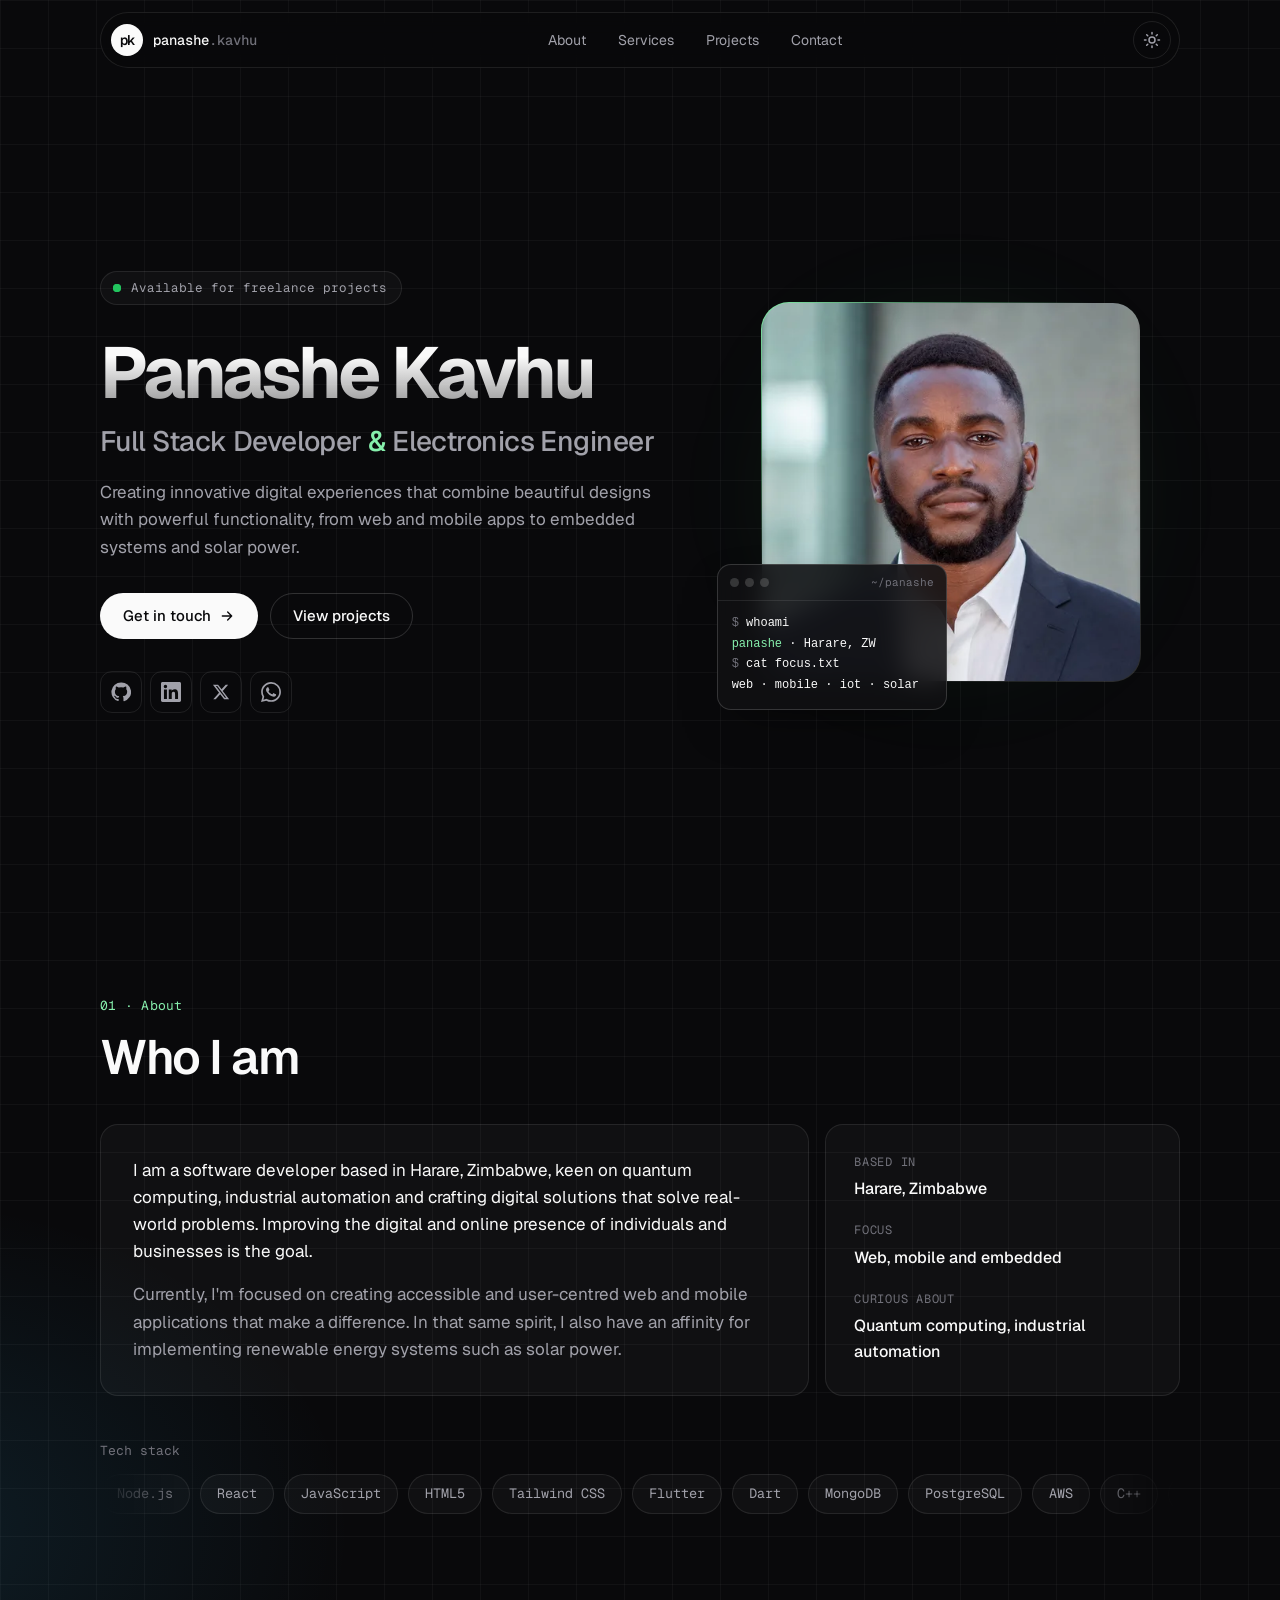
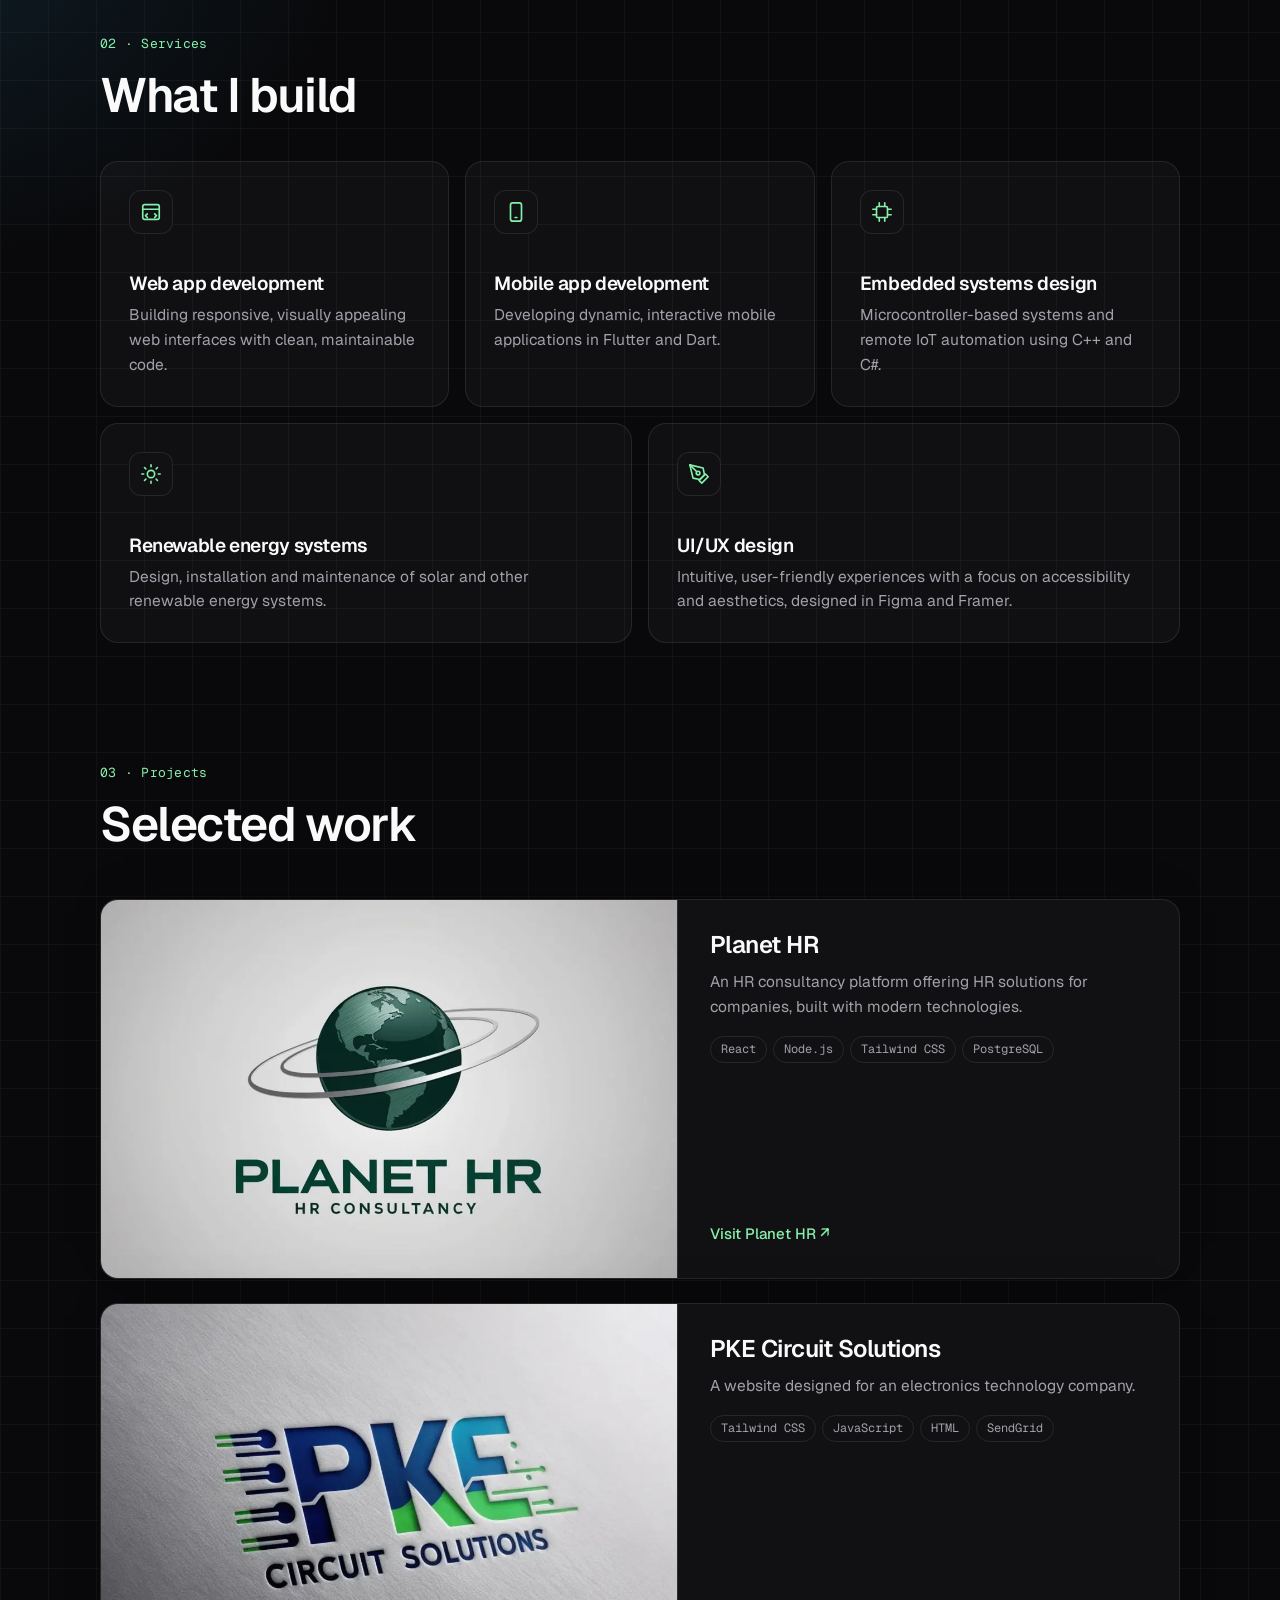
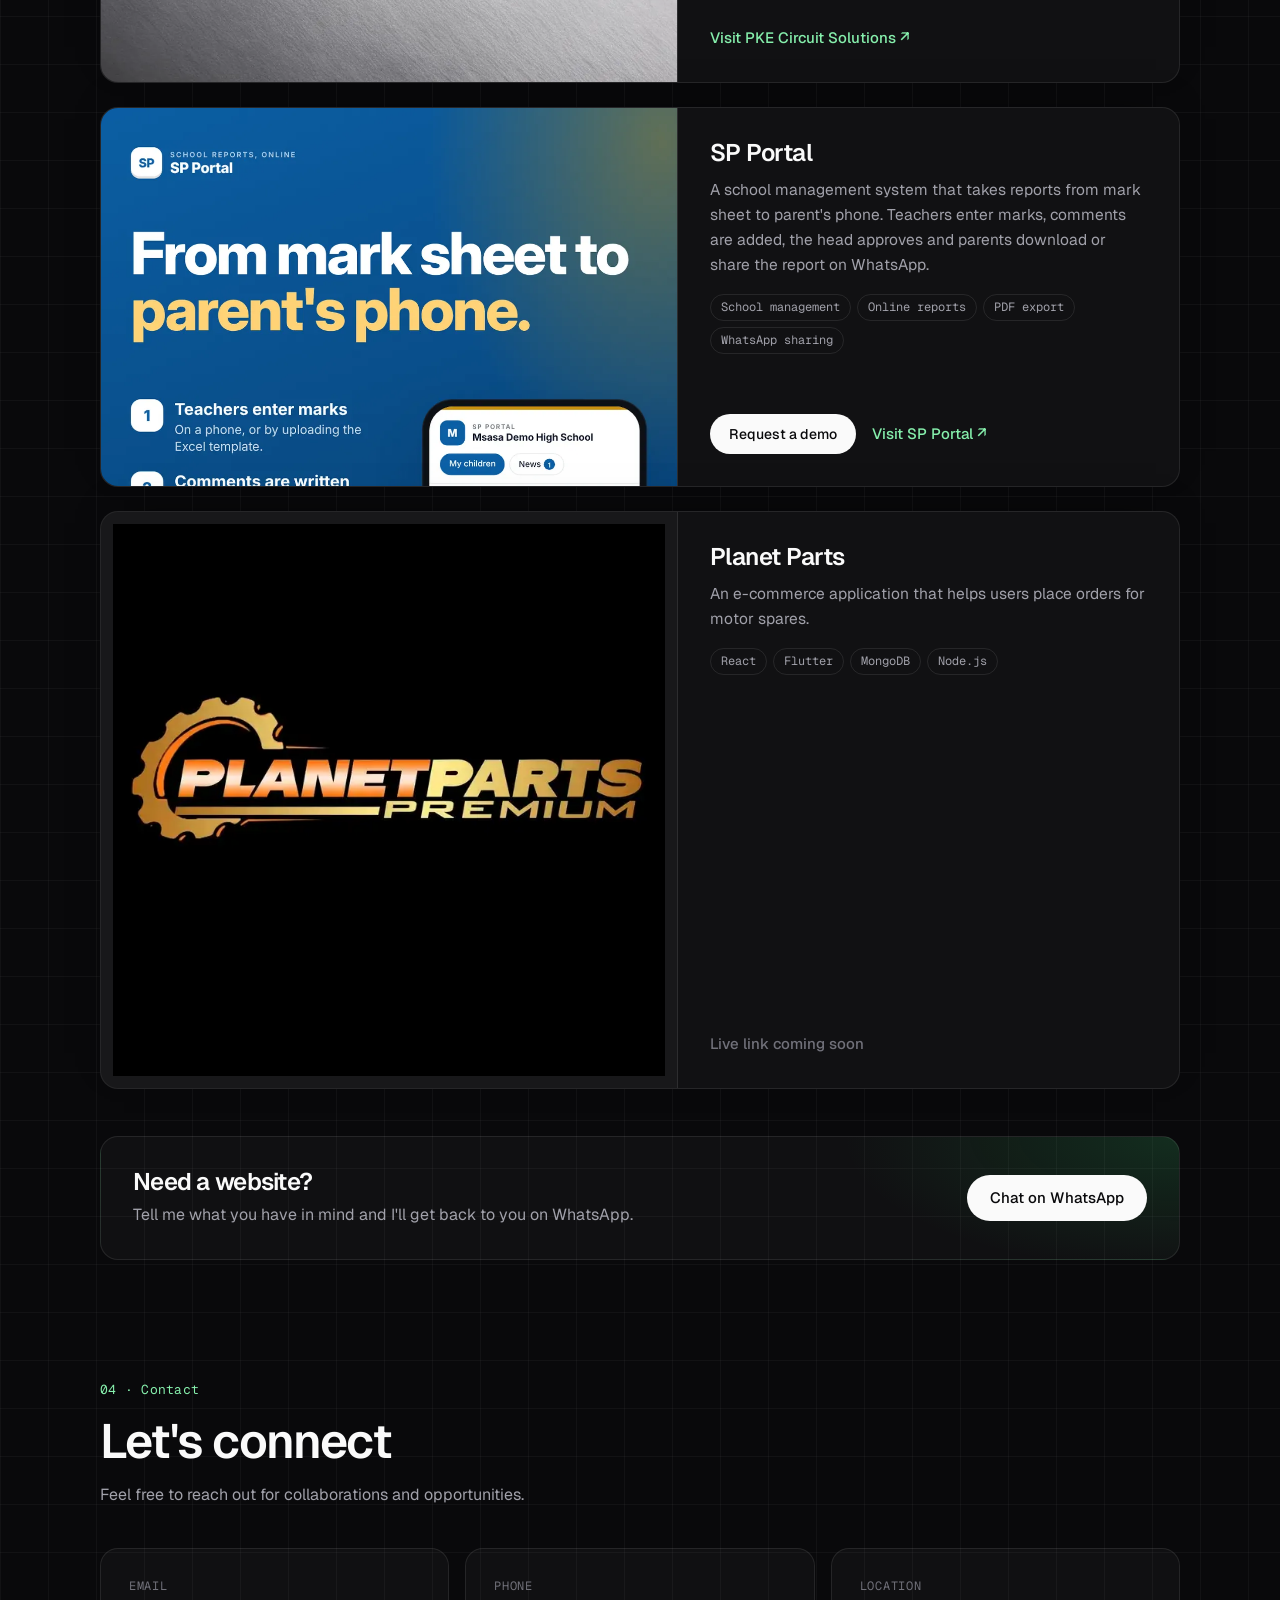
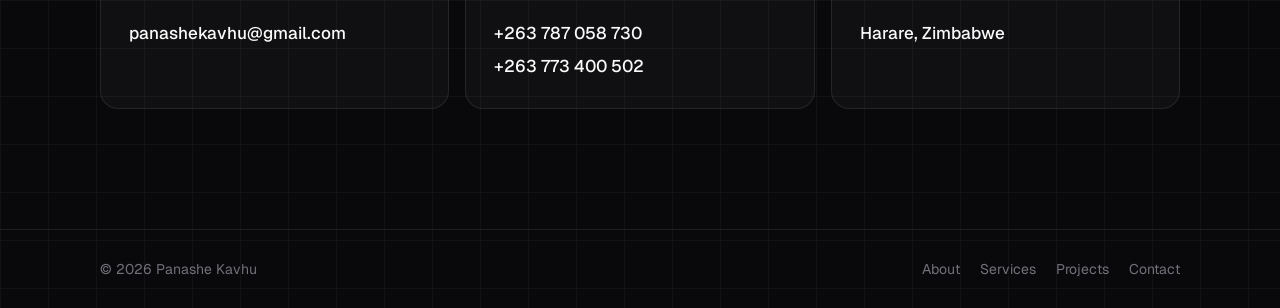
<file: index.html>
<!DOCTYPE html>
<html lang="en" data-theme="dark">
<head>
    <meta charset="UTF-8">
    <meta name="viewport" content="width=device-width, initial-scale=1">
    <title>Panashe Kavhu | Full Stack Developer &amp; Electronics Engineer in Harare, Zimbabwe</title>
    <meta name="description" content="Panashe Kavhu is a full stack developer and electronics engineer in Harare, Zimbabwe, building web and mobile apps, embedded IoT systems and solar energy installations. Available for freelance projects.">
    <meta name="author" content="Panashe Kavhu">
    <meta name="robots" content="index, follow, max-image-preview:large, max-snippet:-1">
    <link rel="canonical" href="https://panashekavhu.xyz/">
    <meta name="google-site-verification" content="rNy3QF0awVhX79QdJeAbWkGtp8UCkL9_FRAdPPUUWHM">

    <!-- Theme: set before paint to avoid a flash -->
    <script>
        (function () {
            document.documentElement.classList.add('js');
            try {
                var t = localStorage.getItem('theme');
                if (t === 'light' || t === 'dark') document.documentElement.dataset.theme = t;
            } catch (e) {}
        })();
    </script>
    <meta name="theme-color" content="#09090b" media="(prefers-color-scheme: dark)">
    <meta name="theme-color" content="#fafafa" media="(prefers-color-scheme: light)">
    <meta name="color-scheme" content="dark light">

    <!-- Icons and manifest -->
    <link rel="icon" href="/favicon.svg" type="image/svg+xml">
    <link rel="apple-touch-icon" href="/images/apple-touch-icon.png">
    <link rel="manifest" href="/site.webmanifest">

    <!-- Open Graph -->
    <meta property="og:type" content="profile">
    <meta property="og:site_name" content="Panashe Kavhu">
    <meta property="og:title" content="Panashe Kavhu | Full Stack Developer &amp; Electronics Engineer">
    <meta property="og:description" content="Web and mobile apps, embedded IoT systems and solar installations, built in Harare, Zimbabwe.">
    <meta property="og:url" content="https://panashekavhu.xyz/">
    <meta property="og:image" content="https://panashekavhu.xyz/images/og-image.jpg">
    <meta property="og:image:width" content="1200">
    <meta property="og:image:height" content="630">
    <meta property="og:image:alt" content="Panashe Kavhu, Full Stack Developer and Electronics Engineer">
    <meta property="og:locale" content="en_ZW">
    <meta property="profile:first_name" content="Panashe">
    <meta property="profile:last_name" content="Kavhu">

    <!-- X / Twitter -->
    <meta name="twitter:card" content="summary_large_image">
    <meta name="twitter:site" content="@panashe_00">
    <meta name="twitter:creator" content="@panashe_00">
    <meta name="twitter:title" content="Panashe Kavhu | Full Stack Developer &amp; Electronics Engineer">
    <meta name="twitter:description" content="Web and mobile apps, embedded IoT systems and solar installations, built in Harare, Zimbabwe.">
    <meta name="twitter:image" content="https://panashekavhu.xyz/images/og-image.jpg">
    <meta name="twitter:image:alt" content="Panashe Kavhu, Full Stack Developer and Electronics Engineer">

    <!-- Fonts (swap so text shows immediately on slow connections) -->
    <link rel="preconnect" href="https://fonts.googleapis.com">
    <link rel="preconnect" href="https://fonts.gstatic.com" crossorigin>
    <link rel="stylesheet" href="https://fonts.googleapis.com/css2?family=Geist:wght@400;500;600;700&family=Geist+Mono:wght@400;500&display=swap">

    <link rel="preload" as="image" href="images/panashe-avatar.webp" fetchpriority="high">
    <link rel="stylesheet" href="style.css">
    <script src="script.js" defer></script>

    <!-- Structured data -->
    <script type="application/ld+json">
    {
        "@context": "https://schema.org",
        "@graph": [
            {
                "@type": "ProfilePage",
                "@id": "https://panashekavhu.xyz/#page",
                "url": "https://panashekavhu.xyz/",
                "name": "Panashe Kavhu | Full Stack Developer & Electronics Engineer",
                "inLanguage": "en",
                "dateModified": "2026-10-13",
                "isPartOf": { "@id": "https://panashekavhu.xyz/#website" },
                "mainEntity": { "@id": "https://panashekavhu.xyz/#person" }
            },
            {
                "@type": "WebSite",
                "@id": "https://panashekavhu.xyz/#website",
                "url": "https://panashekavhu.xyz/",
                "name": "Panashe Kavhu",
                "publisher": { "@id": "https://panashekavhu.xyz/#person" }
            },
            {
                "@type": "Person",
                "@id": "https://panashekavhu.xyz/#person",
                "name": "Panashe Kavhu",
                "url": "https://panashekavhu.xyz/",
                "image": "https://panashekavhu.xyz/images/panashe-avatar.webp",
                "jobTitle": "Full Stack Developer and Electronics Engineer",
                "description": "Full stack developer and electronics engineer in Harare, Zimbabwe, building web and mobile apps, embedded IoT systems and renewable energy installations.",
                "email": "mailto:panashekavhu@gmail.com",
                "telephone": "+263787058730",
                "address": {
                    "@type": "PostalAddress",
                    "addressLocality": "Harare",
                    "addressCountry": "ZW"
                },
                "knowsAbout": [
                    "Web Development", "Mobile App Development", "UI/UX Design",
                    "Embedded Systems", "Internet of Things", "Renewable Energy Systems",
                    "React", "Node.js", "Flutter", "JavaScript", "C++", "MongoDB", "PostgreSQL", "AWS"
                ],
                "sameAs": [
                    "https://github.com/PanasheKavhu",
                    "https://zw.linkedin.com/in/panashe-kavhu-b9b585305",
                    "https://x.com/panashe_00"
                ]
            }
        ]
    }
    </script>
</head>
<body>
    <a class="skip-link" href="#main">Skip to content</a>

    <header class="site-header">
        <nav class="nav container" aria-label="Main">
            <a href="#home" class="logo" aria-label="Panashe Kavhu, home">
                <span class="logo-mark">pk</span><span class="logo-text">panashe<span class="muted">.kavhu</span></span>
            </a>
            <div class="nav-links" id="navLinks">
                <a href="#about">About</a>
                <a href="#services">Services</a>
                <a href="#projects">Projects</a>
                <a href="#contact">Contact</a>
            </div>
            <div class="nav-actions">
                <button class="icon-btn" id="themeToggle" type="button" aria-label="Switch colour theme">
                    <svg class="icon-sun" width="18" height="18" viewBox="0 0 24 24" fill="none" stroke="currentColor" stroke-width="2" stroke-linecap="round" aria-hidden="true"><circle cx="12" cy="12" r="4"/><path d="M12 2v2M12 20v2M4.93 4.93l1.41 1.41M17.66 17.66l1.41 1.41M2 12h2M20 12h2M4.93 19.07l1.41-1.41M17.66 6.34l1.41-1.41"/></svg>
                    <svg class="icon-moon" width="18" height="18" viewBox="0 0 24 24" fill="none" stroke="currentColor" stroke-width="2" stroke-linecap="round" stroke-linejoin="round" aria-hidden="true"><path d="M21 12.79A9 9 0 1 1 11.21 3 7 7 0 0 0 21 12.79z"/></svg>
                </button>
                <button class="icon-btn menu-btn" id="menuToggle" type="button" aria-label="Open menu" aria-expanded="false" aria-controls="navLinks">
                    <svg width="18" height="18" viewBox="0 0 24 24" fill="none" stroke="currentColor" stroke-width="2" stroke-linecap="round" aria-hidden="true"><path d="M4 7h16M4 12h16M4 17h16"/></svg>
                </button>
            </div>
        </nav>
    </header>

    <main id="main">
        <!-- Hero -->
        <section class="hero container" id="home">
            <div class="hero-text">
                <p class="status"><span class="status-dot" aria-hidden="true"></span>Available for freelance projects</p>
                <h1>
                    <span class="hero-name">Panashe Kavhu</span>
                    <span class="hero-role">Full Stack Developer <span class="amp">&amp;</span> Electronics Engineer</span>
                </h1>
                <p class="lead">Creating innovative digital experiences that combine beautiful designs with powerful functionality, from web and mobile apps to embedded systems and solar power.</p>
                <div class="hero-cta">
                    <a href="#contact" class="btn btn-primary">Get in touch
                        <svg width="16" height="16" viewBox="0 0 24 24" fill="none" stroke="currentColor" stroke-width="2" stroke-linecap="round" stroke-linejoin="round" aria-hidden="true"><path d="M5 12h14M13 6l6 6-6 6"/></svg>
                    </a>
                    <a href="#projects" class="btn btn-ghost">View projects</a>
                </div>
                <ul class="socials" aria-label="Social profiles">
                    <li><a href="https://github.com/PanasheKavhu" target="_blank" rel="noopener me" aria-label="GitHub">
                        <svg width="20" height="20" viewBox="0 0 24 24" fill="currentColor" aria-hidden="true"><path d="M12 .5a11.5 11.5 0 0 0-3.64 22.41c.58.1.79-.25.79-.56v-2c-3.2.7-3.88-1.37-3.88-1.37-.53-1.33-1.28-1.69-1.28-1.69-1.05-.71.08-.7.08-.7 1.16.08 1.77 1.19 1.77 1.19 1.03 1.77 2.7 1.26 3.36.96.1-.75.4-1.26.73-1.55-2.55-.29-5.24-1.28-5.24-5.68 0-1.26.45-2.28 1.19-3.08-.12-.29-.52-1.46.11-3.05 0 0 .97-.31 3.17 1.18a11 11 0 0 1 5.77 0c2.2-1.49 3.17-1.18 3.17-1.18.63 1.59.23 2.76.11 3.05.74.8 1.19 1.82 1.19 3.08 0 4.41-2.69 5.38-5.25 5.67.41.36.78 1.06.78 2.14v3.17c0 .31.21.67.8.56A11.5 11.5 0 0 0 12 .5z"/></svg>
                    </a></li>
                    <li><a href="https://zw.linkedin.com/in/panashe-kavhu-b9b585305" target="_blank" rel="noopener me" aria-label="LinkedIn">
                        <svg width="20" height="20" viewBox="0 0 24 24" fill="currentColor" aria-hidden="true"><path d="M20.45 20.45h-3.56v-5.57c0-1.33-.03-3.04-1.85-3.04-1.85 0-2.14 1.45-2.14 2.94v5.67H9.35V9h3.41v1.56h.05c.48-.9 1.64-1.85 3.37-1.85 3.6 0 4.27 2.37 4.27 5.46v6.28zM5.34 7.43a2.06 2.06 0 1 1 0-4.13 2.06 2.06 0 0 1 0 4.13zM7.12 20.45H3.56V9h3.56v11.45zM22.22 0H1.77C.79 0 0 .77 0 1.73v20.54C0 23.23.79 24 1.77 24h20.45c.98 0 1.78-.77 1.78-1.73V1.73C24 .77 23.2 0 22.22 0z"/></svg>
                    </a></li>
                    <li><a href="https://x.com/panashe_00" target="_blank" rel="noopener me" aria-label="X (Twitter)">
                        <svg width="18" height="18" viewBox="0 0 24 24" fill="currentColor" aria-hidden="true"><path d="M18.24 2.25h3.31l-7.23 8.26 8.5 11.24h-6.65l-5.21-6.82-5.97 6.82H1.68l7.73-8.84L1.25 2.25h6.82l4.71 6.23 5.46-6.23zm-1.16 17.52h1.83L7.08 4.13H5.12l11.96 15.64z"/></svg>
                    </a></li>
                    <li><a href="https://wa.me/263787058730" target="_blank" rel="noopener" aria-label="WhatsApp">
                        <svg width="20" height="20" viewBox="0 0 24 24" fill="currentColor" aria-hidden="true"><path d="M17.47 14.38c-.3-.15-1.76-.87-2.03-.97-.27-.1-.47-.15-.67.15-.2.3-.77.97-.94 1.17-.17.2-.35.22-.64.07-.3-.15-1.26-.46-2.39-1.47-.88-.79-1.48-1.76-1.65-2.06-.17-.3-.02-.46.13-.6.13-.14.3-.35.45-.52.15-.18.2-.3.3-.5.1-.2.05-.37-.03-.52-.07-.15-.67-1.62-.92-2.22-.24-.58-.49-.5-.67-.51h-.57c-.2 0-.52.07-.79.37-.27.3-1.04 1.02-1.04 2.48s1.07 2.88 1.21 3.08c.15.2 2.1 3.2 5.08 4.49.71.31 1.26.49 1.69.63.71.22 1.36.19 1.87.12.57-.09 1.76-.72 2.01-1.42.25-.7.25-1.29.17-1.42-.07-.12-.27-.2-.57-.35zM12.05 21.8h-.01a9.87 9.87 0 0 1-5.03-1.38l-.36-.21-3.74.98 1-3.65-.24-.37a9.86 9.86 0 0 1-1.51-5.26c0-5.45 4.44-9.88 9.89-9.88 2.64 0 5.12 1.03 6.99 2.9a9.82 9.82 0 0 1 2.89 6.99c0 5.45-4.44 9.88-9.88 9.88zm8.41-18.3A11.82 11.82 0 0 0 12.05 0C5.5 0 .16 5.34.16 11.89c0 2.1.55 4.14 1.59 5.94L.06 24l6.31-1.65a11.88 11.88 0 0 0 5.68 1.45h.01c6.55 0 11.89-5.34 11.89-11.89 0-3.18-1.24-6.16-3.49-8.41z"/></svg>
                    </a></li>
                </ul>
            </div>
            <div class="hero-visual">
                <div class="avatar-wrap">
                    <img src="images/panashe-avatar.webp" alt="Portrait of Panashe Kavhu" width="480" height="480" fetchpriority="high" decoding="async" class="avatar">
                </div>
                <div class="terminal" aria-hidden="true">
                    <div class="terminal-bar"><span></span><span></span><span></span><em>~/panashe</em></div>
                    <pre><code><span class="c-dim">$</span> whoami
<span class="c-accent">panashe</span> · Harare, ZW
<span class="c-dim">$</span> cat focus.txt
web · mobile · iot · solar</code></pre>
                </div>
            </div>
        </section>

        <!-- About -->
        <section class="section container" id="about" aria-labelledby="about-title">
            <header class="section-head reveal">
                <p class="eyebrow">01 · About</p>
                <h2 id="about-title">Who I am</h2>
            </header>
            <div class="bento">
                <article class="card card-wide reveal">
                    <p>I am a software developer based in Harare, Zimbabwe, keen on quantum computing, industrial automation and crafting digital solutions that solve real-world problems. Improving the digital and online presence of individuals and businesses is the goal.</p>
                    <p>Currently, I'm focused on creating accessible and user-centred web and mobile applications that make a difference. In that same spirit, I also have an affinity for implementing renewable energy systems such as solar power.</p>
                </article>
                <article class="card card-meta reveal">
                    <dl>
                        <div><dt>Based in</dt><dd>Harare, Zimbabwe</dd></div>
                        <div><dt>Focus</dt><dd>Web, mobile and embedded</dd></div>
                        <div><dt>Curious about</dt><dd>Quantum computing, industrial automation</dd></div>
                    </dl>
                </article>
            </div>

            <div class="stack reveal" aria-labelledby="stack-title">
                <h3 id="stack-title" class="stack-title">Tech stack</h3>
                <div class="marquee">
                    <ul class="marquee-track">
                        <li>Node.js</li><li>React</li><li>JavaScript</li><li>HTML5</li><li>Tailwind CSS</li><li>Flutter</li><li>Dart</li><li>MongoDB</li><li>PostgreSQL</li><li>AWS</li><li>C++</li><li>C#</li><li>Figma</li><li>Framer</li>
                    </ul>
                    <ul class="marquee-track" aria-hidden="true">
                        <li>Node.js</li><li>React</li><li>JavaScript</li><li>HTML5</li><li>Tailwind CSS</li><li>Flutter</li><li>Dart</li><li>MongoDB</li><li>PostgreSQL</li><li>AWS</li><li>C++</li><li>C#</li><li>Figma</li><li>Framer</li>
                    </ul>
                </div>
            </div>
        </section>

        <!-- Services -->
        <section class="section container" id="services" aria-labelledby="services-title">
            <header class="section-head reveal">
                <p class="eyebrow">02 · Services</p>
                <h2 id="services-title">What I build</h2>
            </header>
            <div class="services">
                <article class="card service reveal">
                    <span class="service-icon" aria-hidden="true"><svg width="22" height="22" viewBox="0 0 24 24" fill="none" stroke="currentColor" stroke-width="1.8" stroke-linecap="round" stroke-linejoin="round"><rect x="3" y="4" width="18" height="16" rx="2"/><path d="M3 9h18M8 14l-2 2 2 2M16 14l2 2-2 2"/></svg></span>
                    <h3>Web app development</h3>
                    <p>Building responsive, visually appealing web interfaces with clean, maintainable code.</p>
                </article>
                <article class="card service reveal">
                    <span class="service-icon" aria-hidden="true"><svg width="22" height="22" viewBox="0 0 24 24" fill="none" stroke="currentColor" stroke-width="1.8" stroke-linecap="round" stroke-linejoin="round"><rect x="6" y="2" width="12" height="20" rx="2.5"/><path d="M11 18h2"/></svg></span>
                    <h3>Mobile app development</h3>
                    <p>Developing dynamic, interactive mobile applications in Flutter and Dart.</p>
                </article>
                <article class="card service reveal">
                    <span class="service-icon" aria-hidden="true"><svg width="22" height="22" viewBox="0 0 24 24" fill="none" stroke="currentColor" stroke-width="1.8" stroke-linecap="round" stroke-linejoin="round"><rect x="6" y="6" width="12" height="12" rx="1.5"/><path d="M9 2v4M15 2v4M9 18v4M15 18v4M2 9h4M2 15h4M18 9h4M18 15h4"/></svg></span>
                    <h3>Embedded systems design</h3>
                    <p>Microcontroller-based systems and remote IoT automation using C++ and C#.</p>
                </article>
                <article class="card service reveal">
                    <span class="service-icon" aria-hidden="true"><svg width="22" height="22" viewBox="0 0 24 24" fill="none" stroke="currentColor" stroke-width="1.8" stroke-linecap="round" stroke-linejoin="round"><circle cx="12" cy="12" r="4"/><path d="M12 2v2M12 20v2M4.93 4.93l1.41 1.41M17.66 17.66l1.41 1.41M2 12h2M20 12h2M4.93 19.07l1.41-1.41M17.66 6.34l1.41-1.41"/></svg></span>
                    <h3>Renewable energy systems</h3>
                    <p>Design, installation and maintenance of solar and other renewable energy systems.</p>
                </article>
                <article class="card service reveal">
                    <span class="service-icon" aria-hidden="true"><svg width="22" height="22" viewBox="0 0 24 24" fill="none" stroke="currentColor" stroke-width="1.8" stroke-linecap="round" stroke-linejoin="round"><path d="M12 19l7-7 3 3-7 7-3-3z"/><path d="M18 13l-1.5-7.5L2 2l3.5 14.5L13 18l5-5z"/><path d="M2 2l7.59 7.59"/><circle cx="11" cy="11" r="2"/></svg></span>
                    <h3>UI/UX design</h3>
                    <p>Intuitive, user-friendly experiences with a focus on accessibility and aesthetics, designed in Figma and Framer.</p>
                </article>
            </div>
        </section>

        <!-- Projects -->
        <section class="section container" id="projects" aria-labelledby="projects-title">
            <header class="section-head reveal">
                <p class="eyebrow">03 · Projects</p>
                <h2 id="projects-title">Selected work</h2>
            </header>
            <div class="projects stack">
                <article class="card project" style="--i: 0">
                    <a class="project-media" href="https://planet-hr.vercel.app/" target="_blank" rel="noopener" tabindex="-1" aria-hidden="true">
                        <img src="images/planet-hr.webp" alt="" width="1200" height="678" loading="lazy" decoding="async">
                    </a>
                    <div class="project-body">
                        <h3>Planet HR</h3>
                        <p>An HR consultancy platform offering HR solutions for companies, built with modern technologies.</p>
                        <ul class="tags"><li>React</li><li>Node.js</li><li>Tailwind CSS</li><li>PostgreSQL</li></ul>
                        <a href="https://planet-hr.vercel.app/" class="project-link" target="_blank" rel="noopener">Visit Planet HR <span aria-hidden="true">↗</span></a>
                    </div>
                </article>
                <article class="card project" style="--i: 1">
                    <a class="project-media" href="https://pkecircuitsolutions.shop/" target="_blank" rel="noopener" tabindex="-1" aria-hidden="true">
                        <img src="images/pke-circuit-solutions.webp" alt="" width="1200" height="678" loading="lazy" decoding="async">
                    </a>
                    <div class="project-body">
                        <h3>PKE Circuit Solutions</h3>
                        <p>A website designed for an electronics technology company.</p>
                        <ul class="tags"><li>Tailwind CSS</li><li>JavaScript</li><li>HTML</li><li>SendGrid</li></ul>
                        <a href="https://pkecircuitsolutions.shop/" class="project-link" target="_blank" rel="noopener">Visit PKE Circuit Solutions <span aria-hidden="true">↗</span></a>
                    </div>
                </article>
                <article class="card project" style="--i: 2">
                    <a class="project-media" href="https://shuvaii-portal.vercel.app/" target="_blank" rel="noopener" tabindex="-1" aria-hidden="true">
                        <img src="images/sp-portal.webp" alt="" width="1200" height="750" loading="lazy" decoding="async">
                    </a>
                    <div class="project-body">
                        <h3>SP Portal</h3>
                        <p>A school management system that takes reports from mark sheet to parent's phone. Teachers enter marks, comments are added, the head approves and parents download or share the report on WhatsApp.</p>
                        <ul class="tags"><li>School management</li><li>Online reports</li><li>PDF export</li><li>WhatsApp sharing</li></ul>
                        <div class="project-actions">
                            <a href="https://wa.me/263787058730?text=Hi%20Panashe%2C%20I%27d%20like%20a%20demo%20of%20SP%20Portal" class="btn btn-primary btn-sm" target="_blank" rel="noopener">Request a demo</a>
                            <a href="https://shuvaii-portal.vercel.app/" class="project-link" target="_blank" rel="noopener">Visit SP Portal <span aria-hidden="true">↗</span></a>
                        </div>
                    </div>
                </article>
                <article class="card project" style="--i: 3">
                    <div class="project-media project-media-contain">
                        <img src="images/PlanetParts.webp" alt="" width="715" height="715" loading="lazy" decoding="async">
                    </div>
                    <div class="project-body">
                        <h3>Planet Parts</h3>
                        <p>An e-commerce application that helps users place orders for motor spares.</p>
                        <ul class="tags"><li>React</li><li>Flutter</li><li>MongoDB</li><li>Node.js</li></ul>
                        <span class="project-link is-muted">Live link coming soon</span>
                    </div>
                </article>
            </div>

            <aside class="cta-band reveal">
                <div>
                    <h3>Need a website?</h3>
                    <p>Tell me what you have in mind and I'll get back to you on WhatsApp.</p>
                </div>
                <a href="https://wa.me/263787058730?text=Hi%20Panashe%2C%20I%20need%20a%20website" class="btn btn-primary" target="_blank" rel="noopener">Chat on WhatsApp</a>
            </aside>
        </section>

        <!-- Contact -->
        <section class="section container" id="contact" aria-labelledby="contact-title">
            <header class="section-head reveal">
                <p class="eyebrow">04 · Contact</p>
                <h2 id="contact-title">Let's connect</h2>
                <p class="section-sub">Feel free to reach out for collaborations and opportunities.</p>
            </header>
            <div class="contact-grid">
                <a class="card contact-item reveal" href="mailto:panashekavhu@gmail.com">
                    <span class="contact-label">Email</span>
                    <span class="contact-value">panashekavhu@gmail.com</span>
                </a>
                <div class="card contact-item reveal">
                    <span class="contact-label">Phone</span>
                    <a class="contact-value" href="tel:+263787058730">+263 787 058 730</a>
                    <a class="contact-value" href="tel:+263773400502">+263 773 400 502</a>
                </div>
                <div class="card contact-item reveal">
                    <span class="contact-label">Location</span>
                    <span class="contact-value">Harare, Zimbabwe</span>
                </div>
            </div>
        </section>
    </main>

    <footer class="site-footer">
        <div class="container footer-inner">
            <p>© <span id="year">2026</span> Panashe Kavhu</p>
            <nav aria-label="Footer">
                <a href="#about">About</a>
                <a href="#services">Services</a>
                <a href="#projects">Projects</a>
                <a href="#contact">Contact</a>
            </nav>
        </div>
    </footer>
</body>
</html>
</file>
<file: style.css>
/* ==========================================================================
   Panashe Kavhu — portfolio
   ========================================================================== */

:root {
    --font-sans: "Geist", ui-sans-serif, system-ui, -apple-system, "Segoe UI", Roboto, sans-serif;
    --font-mono: "Geist Mono", ui-monospace, SFMono-Regular, Menlo, Consolas, monospace;

    --radius: 18px;
    --radius-sm: 10px;
    --max: 1120px;
    --ease: cubic-bezier(.2, .7, .2, 1);
}

/* Dark is the default theme */
:root,
[data-theme="dark"] {
    --bg: #09090b;
    --bg-elev: #111113;
    --surface: rgba(255, 255, 255, .03);
    --surface-hover: rgba(255, 255, 255, .06);
    --border: rgba(255, 255, 255, .09);
    --border-strong: rgba(255, 255, 255, .16);
    --text: #fafafa;
    --text-2: #a1a1aa;
    --text-3: #71717a;
    --accent: #86efac;
    --accent-strong: #22c55e;
    --accent-ink: #052e16;
    --glow-1: rgba(34, 197, 94, .16);
    --glow-2: rgba(56, 189, 248, .12);
    --grid: rgba(255, 255, 255, .035);
    color-scheme: dark;
}

[data-theme="light"] {
    --bg: #fafafa;
    --bg-elev: #ffffff;
    --surface: rgba(9, 9, 11, .02);
    --surface-hover: rgba(9, 9, 11, .045);
    --border: rgba(9, 9, 11, .09);
    --border-strong: rgba(9, 9, 11, .18);
    --text: #09090b;
    --text-2: #52525b;
    --text-3: #71717a;
    --accent: #15803d;
    --accent-strong: #16a34a;
    --accent-ink: #f0fdf4;
    --glow-1: rgba(34, 197, 94, .14);
    --glow-2: rgba(56, 189, 248, .12);
    --grid: rgba(9, 9, 11, .04);
    color-scheme: light;
}

*,
*::before,
*::after { box-sizing: border-box; }

html {
    scroll-behavior: smooth;
    scroll-padding-top: 88px;
    -webkit-text-size-adjust: 100%;
}

body {
    margin: 0;
    font-family: var(--font-sans);
    font-size: 16px;
    line-height: 1.6;
    color: var(--text);
    background-color: var(--bg);
    background-image:
        radial-gradient(60rem 40rem at 85% -10%, var(--glow-1), transparent 60%),
        radial-gradient(50rem 35rem at -10% 30%, var(--glow-2), transparent 60%),
        linear-gradient(var(--grid) 1px, transparent 1px),
        linear-gradient(90deg, var(--grid) 1px, transparent 1px);
    background-size: auto, auto, 48px 48px, 48px 48px;
    background-repeat: no-repeat, no-repeat, repeat, repeat;
    -webkit-font-smoothing: antialiased;
    text-rendering: optimizeLegibility;
    overflow-x: hidden;
}

img { max-width: 100%; display: block; }
a { color: inherit; text-decoration: none; }
h1, h2, h3 { margin: 0; line-height: 1.1; letter-spacing: -.03em; font-weight: 600; }
p { margin: 0; }
ul { margin: 0; padding: 0; list-style: none; }

::selection { background: var(--accent); color: var(--accent-ink); }

:focus-visible {
    outline: 2px solid var(--accent);
    outline-offset: 3px;
    border-radius: 6px;
}

.container {
    width: 100%;
    max-width: var(--max);
    margin-inline: auto;
    padding-inline: 20px;
}

.muted { color: var(--text-3); }

.skip-link {
    position: absolute;
    left: 16px;
    top: -100px;
    z-index: 100;
    padding: 8px 14px;
    background: var(--accent);
    color: var(--accent-ink);
    border-radius: var(--radius-sm);
    font-weight: 600;
}
.skip-link:focus { top: 12px; }

/* --------------------------------------------------------------------------
   Header
   -------------------------------------------------------------------------- */

.site-header {
    position: sticky;
    top: 0;
    z-index: 50;
    padding-top: 12px;
}

.nav {
    display: flex;
    align-items: center;
    justify-content: space-between;
    gap: 16px;
    height: 56px;
    padding-inline: 10px 8px;
    border: 1px solid var(--border);
    border-radius: 999px;
    background: color-mix(in srgb, var(--bg) 72%, transparent);
    -webkit-backdrop-filter: blur(14px) saturate(140%);
    backdrop-filter: blur(14px) saturate(140%);
    max-width: calc(var(--max) - 40px);
}

.logo {
    display: inline-flex;
    align-items: center;
    gap: 10px;
    font-family: var(--font-mono);
    font-size: 14px;
    font-weight: 500;
}

.logo-mark {
    display: grid;
    place-items: center;
    width: 32px;
    height: 32px;
    border-radius: 50%;
    background: var(--text);
    color: var(--bg);
    font-weight: 600;
    letter-spacing: -.04em;
}

.nav-links {
    display: flex;
    gap: 4px;
}

.nav-links a {
    padding: 6px 14px;
    border-radius: 999px;
    color: var(--text-2);
    font-size: 14px;
    transition: color .2s, background-color .2s;
}

.nav-links a:hover,
.nav-links a.is-active {
    color: var(--text);
    background: var(--surface-hover);
}

.nav-actions { display: flex; gap: 6px; }

.icon-btn {
    display: grid;
    place-items: center;
    width: 38px;
    height: 38px;
    border: 1px solid var(--border);
    border-radius: 50%;
    background: transparent;
    color: var(--text-2);
    cursor: pointer;
    transition: color .2s, border-color .2s, background-color .2s;
}

.icon-btn:hover { color: var(--text); border-color: var(--border-strong); background: var(--surface-hover); }

[data-theme="dark"] .icon-moon,
[data-theme="light"] .icon-sun { display: none; }

.menu-btn { display: none; }

/* --------------------------------------------------------------------------
   Buttons
   -------------------------------------------------------------------------- */

.btn {
    display: inline-flex;
    align-items: center;
    justify-content: center;
    gap: 8px;
    height: 46px;
    padding-inline: 22px;
    border-radius: 999px;
    border: 1px solid transparent;
    font-size: 15px;
    font-weight: 500;
    white-space: nowrap;
    transition: transform .2s var(--ease), background-color .2s, border-color .2s, box-shadow .2s;
}

.btn:active { transform: translateY(1px); }

.btn-primary {
    background: var(--text);
    color: var(--bg);
}

.btn-primary:hover { box-shadow: 0 0 0 4px color-mix(in srgb, var(--accent) 30%, transparent); }
.btn-primary svg { transition: transform .2s var(--ease); }
.btn-primary:hover svg { transform: translateX(3px); }

.btn-ghost {
    border-color: var(--border-strong);
    color: var(--text);
}

.btn-ghost:hover { background: var(--surface-hover); }

/* --------------------------------------------------------------------------
   Hero
   -------------------------------------------------------------------------- */

.hero {
    display: grid;
    grid-template-columns: 1.25fr 1fr;
    align-items: center;
    gap: 48px;
    min-height: calc(100svh - 68px);
    padding-block: 64px 48px;
}

.status {
    display: inline-flex;
    align-items: center;
    gap: 10px;
    margin-bottom: 28px;
    padding: 6px 14px 6px 12px;
    border: 1px solid var(--border);
    border-radius: 999px;
    background: var(--surface);
    color: var(--text-2);
    font-family: var(--font-mono);
    font-size: 12.5px;
}

.status-dot {
    position: relative;
    width: 8px;
    height: 8px;
    border-radius: 50%;
    background: var(--accent-strong);
}

.status-dot::after {
    content: "";
    position: absolute;
    inset: 0;
    border-radius: inherit;
    background: inherit;
    animation: ping 2s var(--ease) infinite;
}

@keyframes ping {
    0% { transform: scale(1); opacity: .7; }
    80%, 100% { transform: scale(2.6); opacity: 0; }
}

.hero h1 { display: grid; gap: 14px; }

.hero-name {
    font-size: clamp(2.75rem, 6.2vw, 4.5rem);
    font-weight: 700;
    letter-spacing: -.045em;
    background: linear-gradient(180deg, var(--text) 30%, color-mix(in srgb, var(--text) 55%, transparent));
    -webkit-background-clip: text;
    background-clip: text;
    color: transparent;
}

.hero-role {
    font-size: clamp(1.25rem, 2.6vw, 1.75rem);
    font-weight: 500;
    color: var(--text-2);
    letter-spacing: -.02em;
}

.amp { color: var(--accent); }

.lead {
    max-width: 52ch;
    margin-top: 22px;
    color: var(--text-2);
    font-size: 1.0625rem;
}

.hero-cta {
    display: flex;
    flex-wrap: wrap;
    gap: 12px;
    margin-top: 32px;
}

.socials {
    display: flex;
    gap: 8px;
    margin-top: 32px;
}

.socials a {
    display: grid;
    place-items: center;
    width: 42px;
    height: 42px;
    border: 1px solid var(--border);
    border-radius: 12px;
    color: var(--text-2);
    transition: color .2s, border-color .2s, transform .2s var(--ease);
}

.socials a:hover { color: var(--text); border-color: var(--border-strong); transform: translateY(-2px); }

.hero-visual {
    position: relative;
    justify-self: center;
    width: min(100%, 380px);
}

.avatar-wrap {
    position: relative;
    border-radius: 28px;
    padding: 1px;
    background: linear-gradient(140deg, var(--accent), transparent 40%, transparent 60%, var(--border-strong));
}

.avatar-wrap::before {
    content: "";
    position: absolute;
    inset: 12%;
    z-index: -1;
    border-radius: 50%;
    background: var(--glow-1);
    filter: blur(60px);
}

.avatar {
    width: 100%;
    height: auto;
    aspect-ratio: 1;
    object-fit: cover;
    border-radius: 27px;
}

.terminal {
    position: absolute;
    left: -44px;
    bottom: -28px;
    width: 230px;
    border: 1px solid var(--border-strong);
    border-radius: 14px;
    background: color-mix(in srgb, var(--bg-elev) 88%, transparent);
    -webkit-backdrop-filter: blur(12px);
    backdrop-filter: blur(12px);
    box-shadow: 0 20px 50px -20px rgba(0, 0, 0, .5);
    font-family: var(--font-mono);
    font-size: 12px;
    overflow: hidden;
}

.terminal-bar {
    display: flex;
    align-items: center;
    gap: 6px;
    padding: 9px 12px;
    border-bottom: 1px solid var(--border);
}

.terminal-bar span {
    width: 9px;
    height: 9px;
    border-radius: 50%;
    background: var(--border-strong);
}

.terminal-bar em {
    margin-left: auto;
    color: var(--text-3);
    font-style: normal;
    font-size: 11px;
}

.terminal pre {
    margin: 0;
    padding: 12px 14px 14px;
    color: var(--text);
    line-height: 1.7;
    white-space: pre-wrap;
}

.c-dim { color: var(--text-3); }
.c-accent { color: var(--accent); }

/* --------------------------------------------------------------------------
   Sections
   -------------------------------------------------------------------------- */

.section { padding-block: 96px 24px; }

.section-head { margin-bottom: 40px; }

.eyebrow {
    margin-bottom: 14px;
    color: var(--accent);
    font-family: var(--font-mono);
    font-size: 13px;
    letter-spacing: .02em;
}

.section-head h2 { font-size: clamp(2rem, 4.5vw, 3rem); }

.section-sub {
    margin-top: 14px;
    color: var(--text-2);
    max-width: 52ch;
}

.card {
    position: relative;
    border: 1px solid var(--border);
    border-radius: var(--radius);
    background: var(--surface);
    transition: border-color .25s, background-color .25s, transform .25s var(--ease);
}

/* Cursor spotlight (set by script.js) */
.card::before {
    content: "";
    position: absolute;
    inset: 0;
    border-radius: inherit;
    background: radial-gradient(400px circle at var(--mx, 50%) var(--my, 50%), color-mix(in srgb, var(--accent) 9%, transparent), transparent 40%);
    opacity: 0;
    transition: opacity .3s;
    pointer-events: none;
}

.card:hover::before { opacity: 1; }
.card:hover { border-color: var(--border-strong); }

/* About */

.bento {
    display: grid;
    grid-template-columns: 2fr 1fr;
    gap: 16px;
}

.card-wide {
    display: grid;
    gap: 16px;
    padding: 32px;
    color: var(--text-2);
    font-size: 1.0625rem;
}

.card-wide p:first-child { color: var(--text); }

.card-meta { padding: 28px; }
.card-meta dl { display: grid; gap: 20px; margin: 0; }

.card-meta dt {
    margin-bottom: 4px;
    color: var(--text-3);
    font-family: var(--font-mono);
    font-size: 12px;
    text-transform: uppercase;
    letter-spacing: .06em;
}

.card-meta dd { margin: 0; font-weight: 500; }

/* Tech stack marquee */

.stack { margin-top: 48px; }

.stack-title {
    margin-bottom: 16px;
    color: var(--text-3);
    font-family: var(--font-mono);
    font-size: 13px;
    font-weight: 400;
    letter-spacing: 0;
}

.marquee {
    display: flex;
    overflow: hidden;
    -webkit-mask-image: linear-gradient(90deg, transparent, #000 10%, #000 90%, transparent);
    mask-image: linear-gradient(90deg, transparent, #000 10%, #000 90%, transparent);
}

.marquee-track {
    display: flex;
    flex-shrink: 0;
    gap: 10px;
    padding-right: 10px;
    animation: marquee 40s linear infinite;
}

.marquee:hover .marquee-track { animation-play-state: paused; }

.marquee-track li {
    padding: 8px 16px;
    border: 1px solid var(--border);
    border-radius: 999px;
    background: var(--surface);
    color: var(--text-2);
    font-family: var(--font-mono);
    font-size: 13.5px;
    white-space: nowrap;
}

@keyframes marquee {
    to { transform: translateX(-100%); }
}

/* Services */

.services {
    display: grid;
    grid-template-columns: repeat(6, 1fr);
    gap: 16px;
}

.service {
    grid-column: span 2;
    padding: 28px;
}

.service:nth-child(4),
.service:nth-child(5) { grid-column: span 3; }

.service-icon {
    display: grid;
    place-items: center;
    width: 44px;
    height: 44px;
    margin-bottom: 40px;
    border: 1px solid var(--border);
    border-radius: 12px;
    background: var(--bg-elev);
    color: var(--accent);
}

.service h3 { font-size: 1.1875rem; margin-bottom: 8px; letter-spacing: -.02em; }
.service p { color: var(--text-2); font-size: .9688rem; }

/* Projects: stacked cards that pile up as you scroll */

.projects {
    display: grid;
    gap: 24px;
    padding-bottom: 8px;
}

.project {
    position: sticky;
    top: calc(96px + var(--i, 0) * 18px);
    display: grid;
    grid-template-columns: 1.15fr 1fr;
    min-height: 380px;
    overflow: hidden;
    background: var(--bg-elev);
    box-shadow: 0 -12px 40px -24px rgba(0, 0, 0, .55);
    transform-origin: 50% 0;
    will-change: transform;
}

.project-media {
    display: block;
    min-height: 100%;
    overflow: hidden;
    border-right: 1px solid var(--border);
    background: var(--surface);
}

.project-media img {
    width: 100%;
    height: 100%;
    object-fit: cover;
    transition: transform .6s var(--ease);
}

.project-media-contain img { object-fit: contain; padding: 12px; }

.project:hover .project-media img { transform: scale(1.04); }

.project-body {
    display: flex;
    flex-direction: column;
    gap: 12px;
    padding: 32px;
}

.project-body h3 { font-size: 1.5rem; letter-spacing: -.02em; }
.project-body p { color: var(--text-2); font-size: .9688rem; }

.tags {
    display: flex;
    flex-wrap: wrap;
    gap: 6px;
    margin-top: 4px;
}

.tags li {
    padding: 3px 10px;
    border: 1px solid var(--border);
    border-radius: 999px;
    color: var(--text-2);
    font-family: var(--font-mono);
    font-size: 12px;
}

.project-link {
    margin-top: auto;
    padding-top: 8px;
    color: var(--accent);
    font-size: .9375rem;
    font-weight: 500;
}

.project-link:hover { text-decoration: underline; text-underline-offset: 4px; }
.project-link.is-muted { color: var(--text-3); }

.project-actions {
    display: flex;
    flex-wrap: wrap;
    align-items: center;
    gap: 16px;
    margin-top: auto;
    padding-top: 8px;
}

.project-actions .project-link { margin-top: 0; padding-top: 0; }

.btn-sm { height: 40px; padding-inline: 18px; font-size: 14px; }

.cta-band {
    display: flex;
    align-items: center;
    justify-content: space-between;
    gap: 24px;
    margin-top: 40px;
    padding: 32px;
    border: 1px solid var(--border);
    border-radius: var(--radius);
    background:
        radial-gradient(30rem 12rem at 100% 0%, var(--glow-1), transparent 70%),
        var(--surface);
}

.cta-band h3 { font-size: 1.5rem; margin-bottom: 6px; }
.cta-band p { color: var(--text-2); }

/* Contact */

.contact-grid {
    display: grid;
    grid-template-columns: repeat(3, 1fr);
    gap: 16px;
}

.contact-item {
    display: flex;
    flex-direction: column;
    gap: 6px;
    padding: 28px;
}

.contact-label {
    margin-bottom: 18px;
    color: var(--text-3);
    font-family: var(--font-mono);
    font-size: 12px;
    text-transform: uppercase;
    letter-spacing: .06em;
}

.contact-value {
    font-size: 1.0625rem;
    font-weight: 500;
    overflow-wrap: anywhere;
}

a.contact-value:hover,
a.contact-item:hover .contact-value { color: var(--accent); }

/* Footer */

.site-footer {
    margin-top: 96px;
    border-top: 1px solid var(--border);
}

.footer-inner {
    display: flex;
    align-items: center;
    justify-content: space-between;
    gap: 16px;
    padding-block: 28px;
    color: var(--text-3);
    font-size: 14px;
}

.footer-inner nav { display: flex; gap: 20px; }
.footer-inner a:hover { color: var(--text); }

/* --------------------------------------------------------------------------
   Reveal on scroll (only when JS is running)
   -------------------------------------------------------------------------- */

.js .reveal {
    opacity: 0;
    transform: translateY(16px);
    transition: opacity .7s var(--ease), transform .7s var(--ease);
}

.js .reveal.is-visible {
    opacity: 1;
    transform: none;
}

/* --------------------------------------------------------------------------
   Responsive
   -------------------------------------------------------------------------- */

@media (max-width: 960px) {
    .hero {
        grid-template-columns: 1fr;
        min-height: 0;
        padding-top: 48px;
        gap: 72px;
    }
    .hero-visual { width: min(100%, 320px); margin-bottom: 24px; }
    .terminal { left: -24px; }
    .bento { grid-template-columns: 1fr; }
    .services { grid-template-columns: 1fr 1fr; }
    .service,
    .service:nth-child(4),
    .service:nth-child(5) { grid-column: span 1; }
    .service:nth-child(5) { grid-column: span 2; }
    .contact-grid { grid-template-columns: 1fr 1fr; }
}

@media (max-width: 720px) {
    .menu-btn { display: grid; }
    .nav-links {
        position: absolute;
        top: calc(100% + 8px);
        left: 20px;
        right: 20px;
        flex-direction: column;
        padding: 8px;
        border: 1px solid var(--border);
        border-radius: var(--radius);
        background: var(--bg-elev);
        box-shadow: 0 20px 50px -20px rgba(0, 0, 0, .5);
        opacity: 0;
        visibility: hidden;
        transform: translateY(-6px);
        transition: opacity .2s, transform .2s var(--ease), visibility .2s;
    }
    .nav-links.is-open { opacity: 1; visibility: visible; transform: none; }
    .nav-links a { padding: 12px 14px; font-size: 16px; border-radius: 10px; }
    .section { padding-top: 72px; }
    .services,
    .contact-grid { grid-template-columns: 1fr; }
    .project {
        grid-template-columns: 1fr;
        min-height: 0;
        top: calc(84px + var(--i, 0) * 12px);
    }
    .project-media { aspect-ratio: 16 / 10; min-height: 0; border-right: 0; border-bottom: 1px solid var(--border); }
    .project-body { padding: 24px; }
    .project-body h3 { font-size: 1.25rem; }
    .service:nth-child(5) { grid-column: span 1; }
    .service-icon { margin-bottom: 24px; }
    .card-wide { padding: 24px; }
    .cta-band { flex-direction: column; align-items: flex-start; padding: 24px; }
    .footer-inner { flex-direction: column-reverse; }
}

@media (max-width: 400px) {
    .terminal { display: none; }
    .hero-cta .btn { flex: 1; }
}

@media (prefers-reduced-motion: reduce) {
    html { scroll-behavior: auto; }
    *,
    *::before,
    *::after {
        animation-duration: .01ms !important;
        animation-iteration-count: 1 !important;
        transition-duration: .01ms !important;
    }
    .marquee-track { animation: none; }
    .project { transform: none !important; filter: none !important; }
    .marquee { flex-wrap: wrap; -webkit-mask-image: none; mask-image: none; }
    .marquee-track { flex-wrap: wrap; }
    .marquee-track[aria-hidden="true"] { display: none; }
}
</file>
